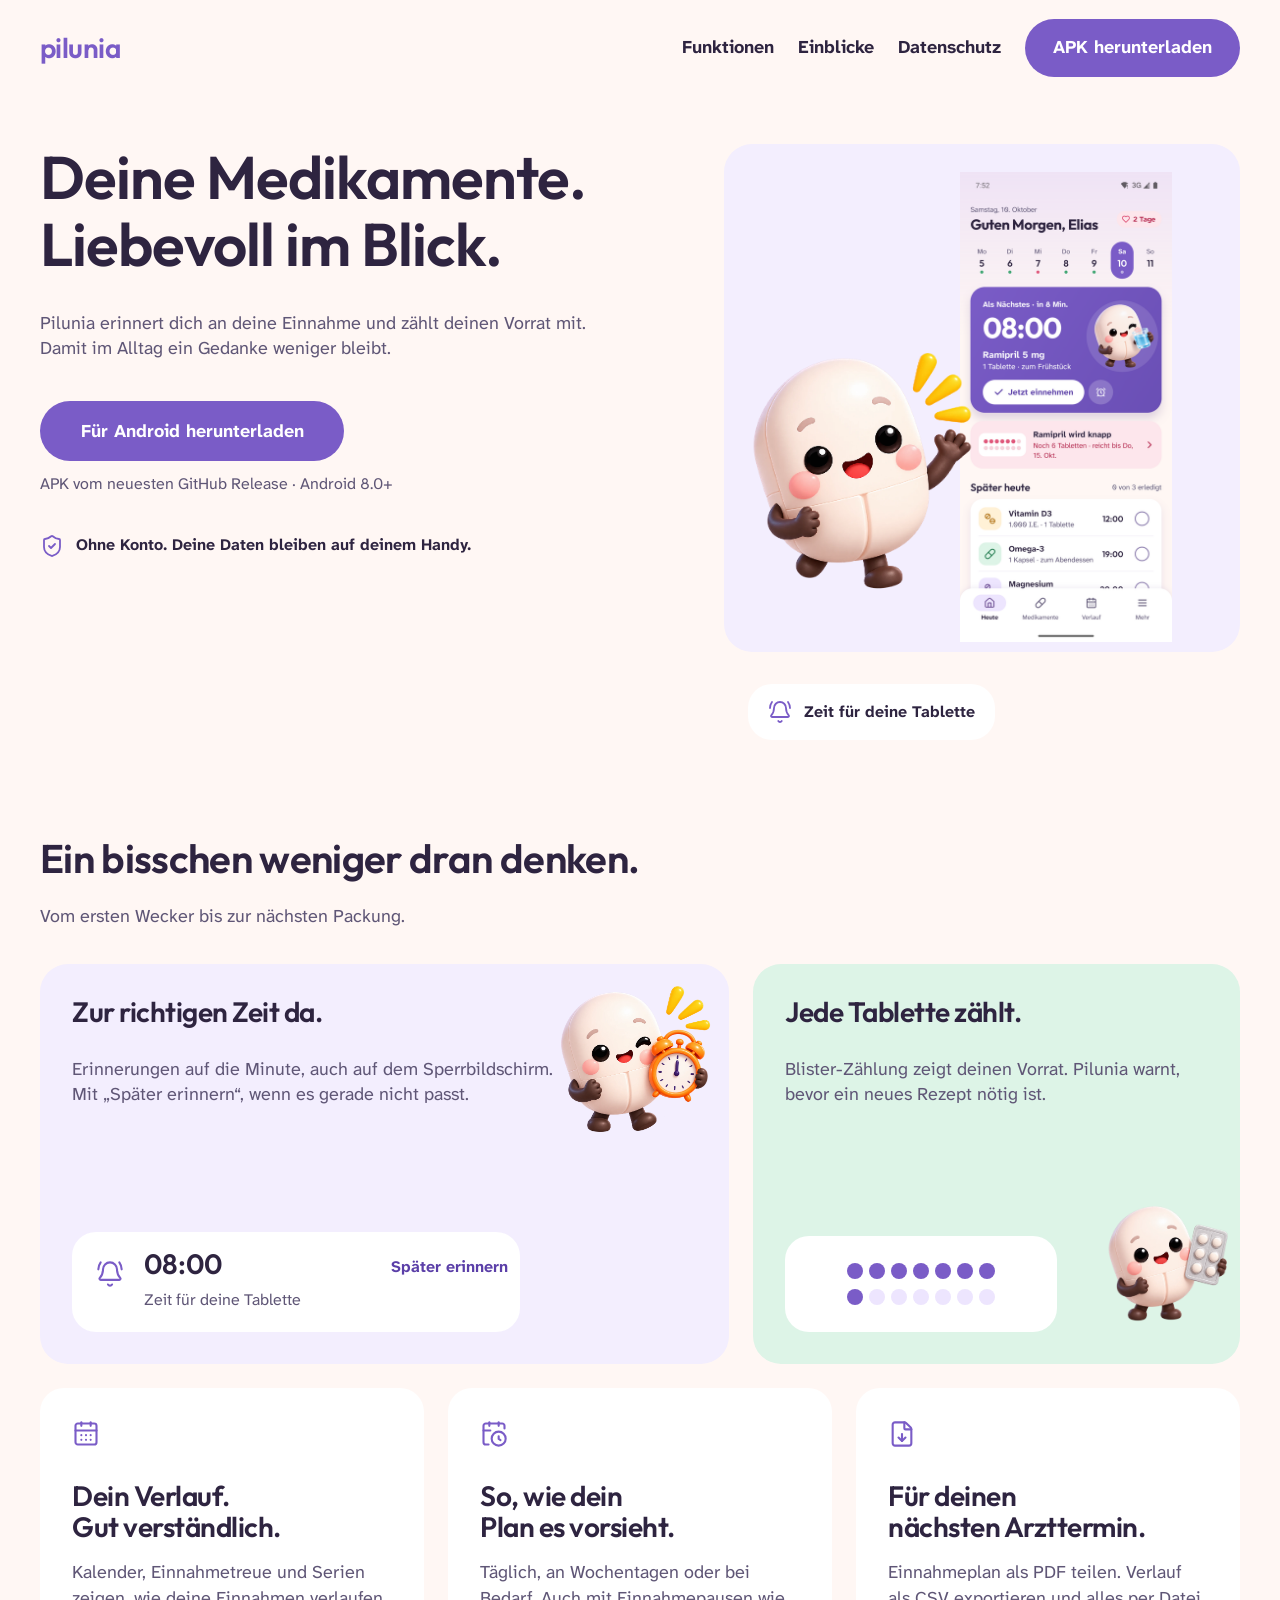
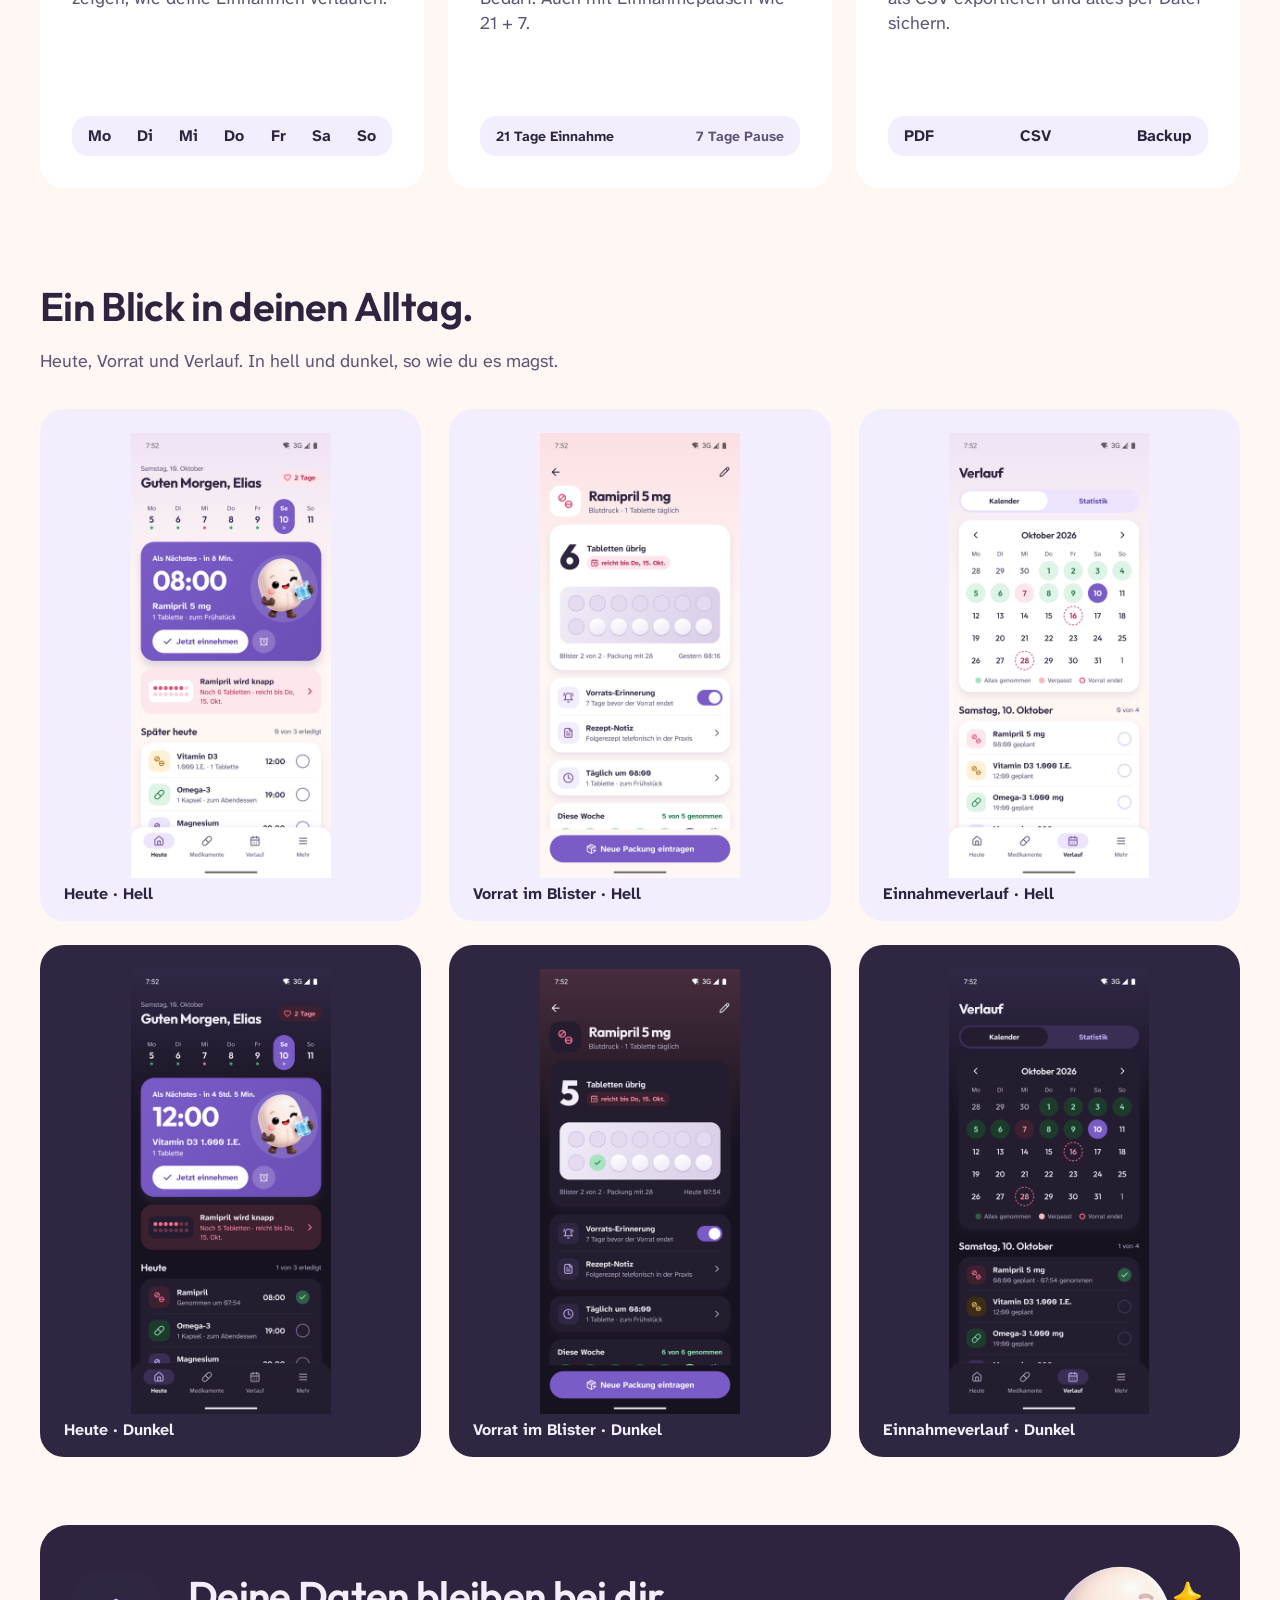
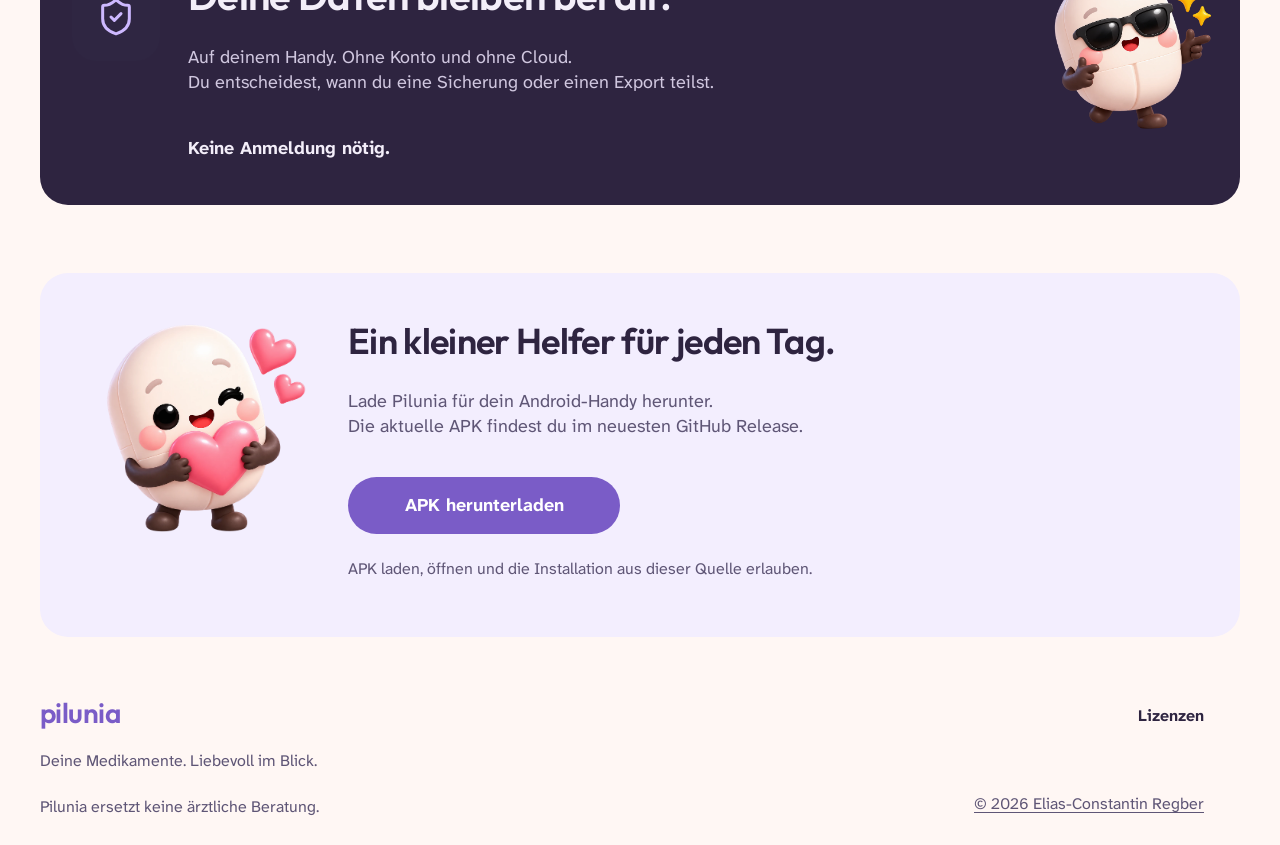
<file: website/index.html>
<!doctype html>
<html lang="de">
<head>
  <meta charset="utf-8">
  <meta name="viewport" content="width=device-width, initial-scale=1">
  <meta name="theme-color" content="#FFF7F4">
  <meta name="description" content="Pilunia erinnert dich an deine Medikamente und zählt deinen Vorrat mit. Für Android, ohne Konto und ohne Cloud.">
  <title>Pilunia – Deine Medikamente. Liebevoll im Blick.</title>
  <link rel="icon" href="assets/images/appicon.png" type="image/png">
  <link rel="apple-touch-icon" href="assets/images/appicon.png">
  <link rel="preload" href="assets/fonts/outfit.ttf" as="font" type="font/ttf" crossorigin>
  <link rel="preload" href="assets/fonts/atkinson-next.ttf" as="font" type="font/ttf" crossorigin>
  <link rel="stylesheet" href="styles.css">
</head>
<body>
  <a class="skip-link" href="#inhalt">Zum Inhalt</a>
  <header class="site-header container">
    <a class="wordmark" href="./" aria-label="Pilunia Startseite">pilunia<svg class="mobile-heart icon" aria-hidden="true"><use href="assets/icons.svg#heart"></use></svg></a>
    <nav aria-label="Hauptnavigation">
      <a class="nav-link" href="#funktionen">Funktionen</a>
      <a class="nav-link" href="#einblicke">Einblicke</a>
      <a class="nav-link" href="#datenschutz">Datenschutz</a>
      <a class="button nav-download" href="https://github.com/sirkyomi/Pilunia/releases/latest"><span class="desktop-label">APK herunterladen</span><span class="mobile-label">Download</span></a>
    </nav>
  </header>
  <main id="inhalt">
    <section class="hero container" aria-labelledby="hero-title">
      <div class="hero-copy">
        <h1 id="hero-title">Deine Medikamente.<br>Liebevoll im Blick.</h1>
        <p class="hero-intro">Pilunia erinnert dich an deine Einnahme und zählt deinen Vorrat mit. Damit im Alltag ein Gedanke weniger bleibt.</p>
        <a class="button hero-download" href="https://github.com/sirkyomi/Pilunia/releases/latest">Für Android herunterladen</a>
        <p class="install-requirement"><span class="desktop-label">APK vom neuesten GitHub Release · Android 8.0+</span><span class="mobile-label">Android 8.0+ · APK vom GitHub Release</span></p>
        <p class="privacy-note"><svg class="icon" aria-hidden="true"><use href="assets/icons.svg#shield-check"></use></svg><span class="desktop-label">Ohne Konto. Deine Daten bleiben auf deinem Handy.</span><span class="mobile-label">Ohne Konto. Nur auf deinem Handy.</span></p>
      </div>
      <div class="hero-art">
        <div class="hero-stage">
          <img class="hero-phone" src="assets/images/heute.webp" width="432" height="960" alt="Pilunia: Heute mit nächster Einnahme, Vorratswarnung und Medikamentenübersicht" fetchpriority="high">
          <img class="hero-mascot" src="assets/images/wave.webp" width="1254" height="1254" alt="Pilunia winkt dir zu" fetchpriority="high">
        </div>
        <div class="reminder-toast"><svg class="icon" aria-hidden="true"><use href="assets/icons.svg#bell-ring"></use></svg>Zeit für deine Tablette</div>
      </div>
    </section>

    <section class="features container" id="funktionen" aria-labelledby="features-title">
      <h2 id="features-title">Ein bisschen weniger <span class="mobile-break">dran denken.</span></h2>
      <p class="section-intro">Vom ersten Wecker bis zur nächsten Packung.</p>
      <div class="feature-main-grid">
        <article class="feature-card reminder-card">
          <h3>Zur richtigen <span class="mobile-break">Zeit da.</span></h3>
          <p>Erinnerungen auf die Minute, auch auf dem Sperrbildschirm. Mit „Später erinnern“, wenn es gerade nicht passt.</p>
          <img class="alarm-mascot" src="assets/images/alarm.webp" width="1254" height="1254" alt="Pilunia mit Wecker" loading="lazy">
          <div class="reminder-fragment" aria-label="Beispiel einer Erinnerung um 08:00 Uhr">
            <svg class="icon" aria-hidden="true"><use href="assets/icons.svg#bell-ring"></use></svg>
            <div><strong class="reminder-time">08:00</strong><span class="reminder-caption">Zeit für deine Tablette</span></div>
            <span class="snooze-label">Später erinnern</span>
          </div>
        </article>
        <article class="feature-card stock-card">
          <h3>Jede Tablette zählt.</h3>
          <p>Blister-Zählung zeigt deinen Vorrat. Pilunia warnt, bevor ein neues Rezept nötig ist.</p>
          <img class="pills-mascot" src="assets/images/pills.webp" width="1254" height="1254" alt="Pilunia hält einen Blister" loading="lazy">
          <div class="blister" role="img" aria-label="Beispiel eines Blisters mit verbleibenden und bereits genommenen Tabletten">
            <i></i><i></i><i></i><i></i><i></i><i></i><i></i><i></i><i class="empty"></i><i class="empty"></i><i class="empty"></i><i class="empty"></i><i class="empty"></i><i class="empty"></i>
          </div>
        </article>
      </div>
      <div class="feature-support-grid">
        <article class="feature-card support-card">
          <svg class="icon" aria-hidden="true"><use href="assets/icons.svg#calendar-days"></use></svg>
          <h3>Dein Verlauf.<br>Gut verständlich.</h3>
          <p>Kalender, Einnahmetreue und Serien zeigen, wie deine Einnahmen verlaufen.</p>
          <div class="feature-strip week" aria-hidden="true"><span>Mo</span><span>Di</span><span>Mi</span><span>Do</span><span>Fr</span><span>Sa</span><span>So</span></div>
        </article>
        <article class="feature-card support-card">
          <svg class="icon" aria-hidden="true"><use href="assets/icons.svg#calendar-clock"></use></svg>
          <h3>So, wie dein<br>Plan es vorsieht.</h3>
          <p>Täglich, an Wochentagen oder bei Bedarf. Auch mit Einnahmepausen wie 21 + 7.</p>
          <div class="feature-strip cycle"><span>21 Tage Einnahme</span><span>7 Tage Pause</span></div>
        </article>
        <article class="feature-card support-card">
          <svg class="icon" aria-hidden="true"><use href="assets/icons.svg#file-down"></use></svg>
          <h3>Für deinen<br>nächsten Arzttermin.</h3>
          <p>Einnahmeplan als PDF teilen. Verlauf als CSV exportieren und alles per Datei sichern.</p>
          <div class="feature-strip formats"><span>PDF</span><span>CSV</span><span>Backup</span></div>
        </article>
      </div>
    </section>

    <section class="screenshots container" id="einblicke" aria-labelledby="screenshots-title">
      <h2 id="screenshots-title">Ein Blick in <span class="mobile-break">deinen Alltag.</span></h2>
      <p class="section-intro">Heute, Vorrat und Verlauf. <span class="mobile-break">In hell und dunkel<span class="desktop-label">, so wie du es magst</span>.</span></p>
      <div class="screenshot-grid">
        <div class="screenshot-pair">
          <figure class="screenshot"><img src="assets/images/heute.webp" width="432" height="960" alt="Heute: nächste Einnahme und Vorratswarnung im Hellmodus" loading="lazy"><figcaption>Heute · Hell</figcaption></figure>
          <figure class="screenshot dark"><img src="assets/images/dunkel_heute.webp" width="432" height="960" alt="Heute: Medikamentenübersicht im Dunkelmodus" loading="lazy"><figcaption>Heute · Dunkel</figcaption></figure>
          <p class="pair-label">Heute · Hell und Dunkel</p>
        </div>
        <div class="screenshot-pair">
          <figure class="screenshot"><img src="assets/images/detail.webp" width="432" height="960" alt="Vorrat im Blister und Rezept-Notiz im Hellmodus" loading="lazy"><figcaption>Vorrat im Blister · Hell</figcaption></figure>
          <figure class="screenshot dark"><img src="assets/images/dunkel_detail.webp" width="432" height="960" alt="Vorrat im Blister im Dunkelmodus" loading="lazy"><figcaption>Vorrat im Blister · Dunkel</figcaption></figure>
          <p class="pair-label">Vorrat im Blister · Hell und Dunkel</p>
        </div>
        <div class="screenshot-pair">
          <figure class="screenshot"><img src="assets/images/verlauf.webp" width="432" height="960" alt="Einnahmeverlauf mit Kalender im Hellmodus" loading="lazy"><figcaption>Einnahmeverlauf · Hell</figcaption></figure>
          <figure class="screenshot dark"><img src="assets/images/dunkel_verlauf.webp" width="432" height="960" alt="Einnahmeverlauf mit Kalender im Dunkelmodus" loading="lazy"><figcaption>Einnahmeverlauf · Dunkel</figcaption></figure>
          <p class="pair-label">Einnahmeverlauf · Hell und Dunkel</p>
        </div>
      </div>
    </section>

    <section class="privacy-section container" id="datenschutz" aria-labelledby="privacy-title">
      <div class="privacy-band">
        <div class="shield-tile"><svg class="icon" aria-hidden="true"><use href="assets/icons.svg#shield-check"></use></svg></div>
        <div class="privacy-copy"><h2 id="privacy-title">Deine Daten <span class="mobile-break">bleiben bei dir.</span></h2><p>Auf deinem Handy. Ohne Konto und ohne Cloud.<br class="desktop-label"> Du entscheidest, wann du eine Sicherung oder einen Export teilst.</p><p class="no-account">Keine Anmeldung nötig.</p></div>
        <img src="assets/images/cool.webp" width="1254" height="1254" alt="Pilunia mit Sonnenbrille" loading="lazy">
      </div>
    </section>

    <section class="download-section container" aria-labelledby="download-title">
      <div class="download-band">
        <img src="assets/images/heart.webp" width="1254" height="1254" alt="Pilunia umarmt ein Herz" loading="lazy">
        <div class="download-copy"><h2 id="download-title">Ein kleiner Helfer <span class="mobile-break">für jeden Tag.</span></h2><p>Lade Pilunia für dein Android-Handy herunter.<br class="desktop-label"> Die aktuelle APK findest du im neuesten GitHub Release.</p><a class="button" href="https://github.com/sirkyomi/Pilunia/releases/latest">APK herunterladen</a><p class="install-note">APK laden, öffnen und die Installation aus dieser Quelle erlauben.</p></div>
      </div>
    </section>
  </main>
  <footer class="site-footer container">
    <a class="wordmark" href="./" aria-label="Pilunia Startseite">pilunia</a>
    <p class="footer-claim">Deine Medikamente. <span class="mobile-break">Liebevoll im Blick.</span></p>
    <a class="footer-license" href="lizenzen.html">Lizenzen</a>
    <p class="medical-note">Pilunia ersetzt keine ärztliche Beratung.</p>
    <a class="copyright" href="https://eliasregber.de">© 2026 Elias-Constantin Regber</a>
  </footer>
</body>
</html>
</file>
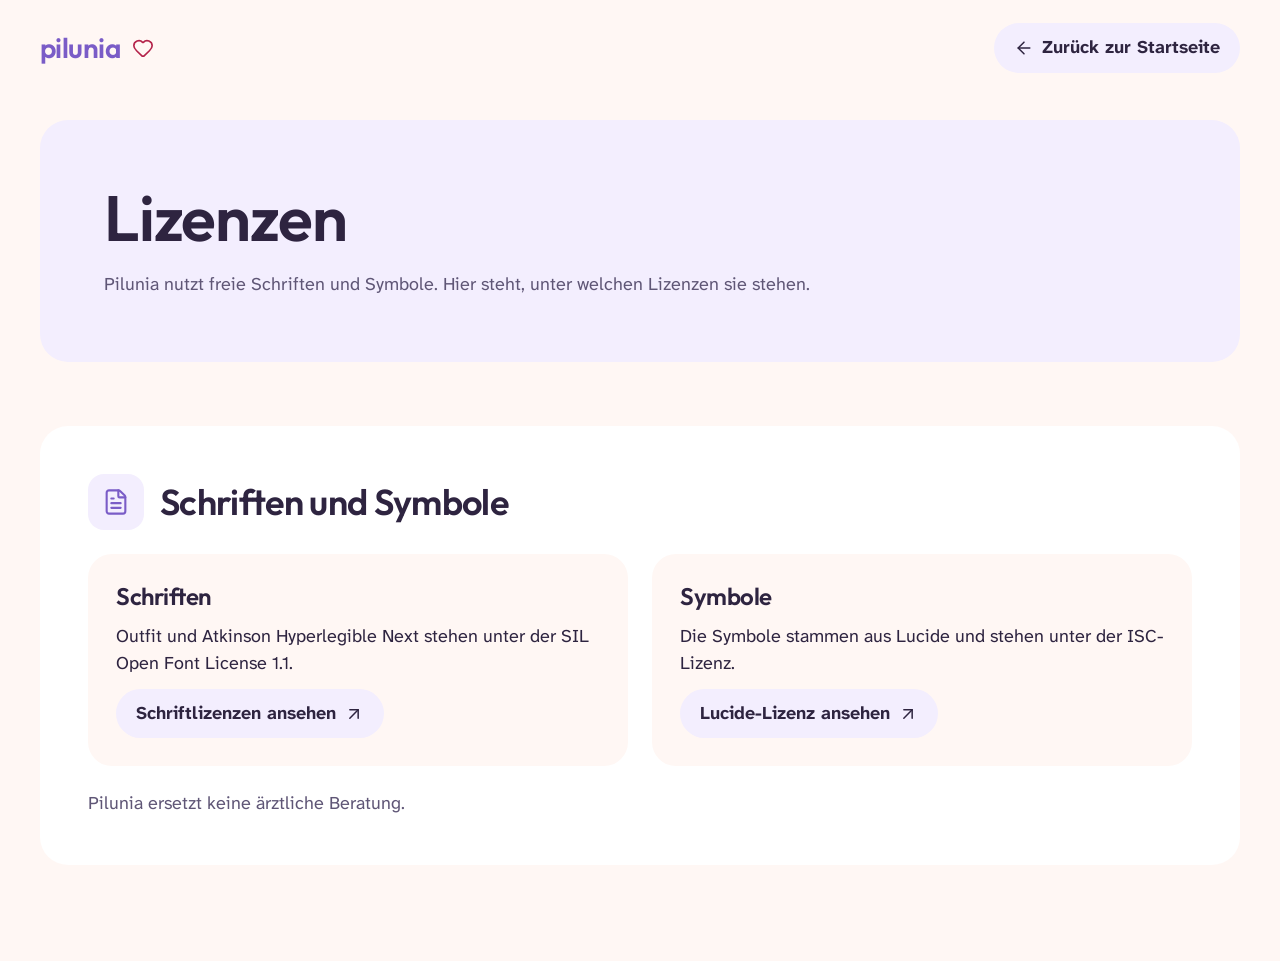
<file: website/lizenzen.html>
<!doctype html>
<html lang="de">
<head>
  <meta charset="utf-8">
  <meta name="viewport" content="width=device-width, initial-scale=1">
  <meta name="theme-color" content="#FFF7F4">
  <meta name="description" content="Lizenzen der freien Schriften und Symbole, die Pilunia verwendet.">
  <title>Lizenzen – Pilunia</title>
  <link rel="icon" href="assets/images/appicon.png" type="image/png">
  <link rel="stylesheet" href="styles.css">
</head>
<body>
  <a class="skip-link" href="#inhalt">Zum Inhalt</a>
  <header class="site-header license-header container">
    <a class="wordmark" href="./" aria-label="Pilunia Startseite">pilunia<svg class="icon" aria-hidden="true"><use href="assets/icons.svg#heart"></use></svg></a>
    <a class="button secondary" href="./"><svg class="icon" aria-hidden="true"><use href="assets/icons.svg#arrow-left"></use></svg>Zurück zur Startseite</a>
  </header>
  <main id="inhalt">
    <section class="license-hero container" aria-labelledby="license-title">
      <h1 id="license-title">Lizenzen</h1>
      <p>Pilunia nutzt freie Schriften und Symbole. Hier steht, unter welchen Lizenzen sie stehen.</p>
    </section>
    <section class="license-content container" aria-labelledby="license-heading">
      <div class="license-panel">
        <div class="license-heading"><span class="license-symbol"><svg class="icon" aria-hidden="true"><use href="assets/icons.svg#file-text"></use></svg></span><h2 id="license-heading">Schriften und Symbole</h2></div>
        <div class="license-cards">
          <article class="license-card">
            <h3>Schriften</h3>
            <p>Outfit und Atkinson Hyperlegible Next stehen unter der SIL Open Font License 1.1.</p>
            <a class="button secondary" href="assets/licenses/Schriften.txt">Schriftlizenzen ansehen<svg class="icon" aria-hidden="true"><use href="assets/icons.svg#arrow-up-right"></use></svg></a>
          </article>
          <article class="license-card">
            <h3>Symbole</h3>
            <p>Die Symbole stammen aus Lucide und stehen unter der ISC-Lizenz.</p>
            <a class="button secondary" href="assets/licenses/Lucide.txt">Lucide-Lizenz ansehen<svg class="icon" aria-hidden="true"><use href="assets/icons.svg#arrow-up-right"></use></svg></a>
          </article>
        </div>
        <p>Pilunia ersetzt keine ärztliche Beratung.</p>
      </div>
    </section>
  </main>
</body>
</html>
</file>
<file: website/styles.css>
@font-face { font-family: Outfit; src: url("assets/fonts/outfit.ttf") format("truetype"); font-weight: 100 900; font-display: swap; }
@font-face { font-family: "Atkinson Hyperlegible Next"; src: url("assets/fonts/atkinson-next.ttf") format("truetype"); font-weight: 200 800; font-display: swap; }
:root {
  color-scheme: light;
  --background: #fff7f4;
  --surface: #fff;
  --lavender-tint: #f3eefe;
  --primary: #7a5cc7;
  --ink: #2e2440;
  --muted-ink: #5f5676;
  --mint-surface: #ddf4e7;
  --accent-text: #5b3fa8;
  --inactive-lavender: #ede5fe;
  --dark-surface: #2f2642;
  --light-ink: #f3eef9;
  --light-muted-ink: #d0c7df;
  --radius-hero: 28px;
  --radius-card: 24px;
  --radius-fragment: 16px;
}
* { box-sizing: border-box; }
html { scroll-behavior: smooth; }
body { margin: 0; background: var(--background); color: var(--ink); font-family: "Atkinson Hyperlegible Next", sans-serif; font-size: 18px; line-height: 1.4; }
a { color: inherit; }
img { display: block; max-width: 100%; height: auto; }
h1, h2, h3, p, figure { margin: 0; }
h1, h2, h3, .wordmark, .reminder-time { font-family: Outfit, sans-serif; font-weight: 600; }
h1 { font-size: 68px; line-height: 1.12; letter-spacing: -1.02px; }
h2 { font-size: 40px; line-height: 1.12; letter-spacing: -.66px; }
h3 { font-size: 28px; line-height: 1.12; letter-spacing: -.48px; }
:focus-visible { outline: 3px solid var(--accent-text); outline-offset: 5px; }
.skip-link { position: absolute; left: 24px; top: -80px; padding: 12px 24px; background: var(--surface); z-index: 10; border-radius: var(--radius-fragment); }
.skip-link:focus { top: 12px; }
.container { width: calc(100% - 160px); max-width: 1280px; margin-inline: auto; }
.mobile-label, .mobile-heart { display: none; }
.icon { width: 24px; height: 24px; flex: 0 0 auto; fill: none; stroke: currentColor; stroke-width: 1.8; stroke-linecap: round; stroke-linejoin: round; color: var(--primary); }
.wordmark { display: inline-flex; align-items: center; gap: 12px; color: var(--primary); font-size: 28px; line-height: 1.12; letter-spacing: -.54px; text-decoration: none; }
.button { display: inline-flex; justify-content: center; align-items: center; gap: 8px; min-height: 56px; padding: 16px 28px; border-radius: 999px; background: var(--primary); color: #fff; font-size: 18px; line-height: 1.4; font-weight: 700; text-align: center; text-decoration: none; }
.button:hover { background: var(--accent-text); }
.button.secondary { min-height: 48px; padding: 12px 20px; color: var(--ink); background: var(--lavender-tint); }
.button.secondary:hover { background: var(--inactive-lavender); }
.button.secondary .icon { color: inherit; width: 20px; height: 20px; }
.site-header { height: 96px; display: flex; align-items: center; justify-content: space-between; gap: 24px; }
.site-header nav { display: flex; align-items: center; gap: 40px; }
.nav-link { font-weight: 700; text-decoration: none; padding-block: 12px; }
.nav-link:hover, .footer-license:hover { text-decoration: underline; text-underline-offset: 4px; }
.hero { height: 680px; position: relative; display: grid; grid-template-columns: 720px 560px; }
.hero-copy { padding-top: 76px; }
.hero-intro { margin-top: 32px; max-width: 574px; color: var(--muted-ink); }
.hero-download { margin-top: 82px; min-width: 304px; min-height: 60px; }
.install-requirement { margin-top: 12px; color: var(--muted-ink); font-size: 16px; }
.privacy-note { margin-top: 38px; display: flex; align-items: center; gap: 12px; font-weight: 700; }
.hero-art { position: relative; margin-top: 32px; height: 640px; }
.hero-stage { position: relative; height: 552px; border-radius: var(--radius-hero); background: var(--lavender-tint); }
.hero-phone { position: absolute; top: 30px; left: 256px; width: 230px; height: auto; }
.hero-mascot { position: absolute; top: 212px; left: 0; width: 280px; }
.reminder-toast { position: absolute; top: 584px; left: 24px; width: 304px; min-height: 56px; border-radius: var(--radius-card); background: var(--surface); display: flex; align-items: center; gap: 12px; padding: 16px 20px; font-weight: 700; }
.features { min-height: 920px; padding-top: 32px; padding-bottom: 64px; scroll-margin-top: 24px; }
.section-intro { margin-top: 20px; color: var(--muted-ink); }
.features .section-intro { margin-top: 23px; }
.feature-main-grid { margin-top: 35px; display: grid; grid-template-columns: 736fr 520fr; gap: 24px; }
.feature-support-grid { margin-top: 24px; display: grid; grid-template-columns: repeat(3, minmax(0, 1fr)); gap: 24px; }
.feature-card { position: relative; min-height: 336px; padding: 32px; border-radius: var(--radius-card); background: var(--surface); }
.feature-card p { color: var(--muted-ink); }
.reminder-card, .stock-card { border-radius: var(--radius-hero); }
.reminder-card { background: var(--lavender-tint); }
.reminder-card > p { max-width: 412px; margin-top: 29px; }
.alarm-mascot { position: absolute; top: 16px; right: 28px; width: 216px; }
.reminder-fragment { position: absolute; left: 32px; bottom: 32px; width: 448px; height: 100px; background: var(--surface); border-radius: var(--radius-card); display: flex; align-items: flex-start; padding: 16px 24px; gap: 20px; }
.reminder-fragment > .icon { margin-top: 12px; width: 28px; height: 28px; }
.reminder-time { display: block; font-size: 28px; line-height: 1.12; }
.reminder-caption { display: block; font-size: 16px; color: var(--muted-ink); margin-top: 9px; }
.snooze-label { position: absolute; right: 12px; top: 24px; color: var(--accent-text); font-size: 16px; font-weight: 700; }
.stock-card { background: var(--mint-surface); }
.stock-card > p { max-width: 286px; margin-top: 29px; }
.pills-mascot { position: absolute; width: 180px; right: 20px; bottom: 28px; }
.blister { position: absolute; left: 32px; bottom: 32px; width: 272px; height: 96px; border-radius: var(--radius-card); background: var(--surface); display: grid; grid-template-columns: repeat(7, 22px); gap: 10px 12px; align-content: center; justify-content: center; }
.blister i { width: 22px; height: 22px; border-radius: 50%; background: var(--primary); }
.blister .empty { background: var(--inactive-lavender); }
.support-card > .icon { width: 28px; height: 28px; }
.support-card h3 { margin-top: 24px; }
.support-card > p { margin-top: 18px; }
.feature-strip { position: absolute; bottom: 32px; left: 32px; right: 32px; height: 40px; border-radius: var(--radius-fragment); background: var(--lavender-tint); display: flex; align-items: center; justify-content: space-between; gap: 8px; padding: 8px 16px; font-size: 16px; font-weight: 700; }
.cycle span:last-child { color: var(--muted-ink); }
.screenshots { min-height: 1252px; padding-top: 32px; padding-bottom: 48px; scroll-margin-top: 24px; }
.screenshot-grid { display: grid; grid-template-columns: repeat(3, minmax(0, 1fr)); gap: 28px; margin-top: 35px; }
.screenshot-pair { display: grid; gap: 24px; }
.screenshot { height: 512px; position: relative; padding: 24px; border-radius: var(--radius-card); background: var(--lavender-tint); }
.screenshot img { width: 200px; height: auto; margin-inline: auto; }
.screenshot figcaption { position: absolute; left: 24px; bottom: 16px; right: 24px; font-size: 16px; font-weight: 700; }
.screenshot.dark { background: var(--dark-surface); color: var(--light-ink); }
.pair-label { display: none; }
.privacy-section { padding-block: 20px 40px; scroll-margin-top: 24px; }
.privacy-band { position: relative; min-height: 280px; border-radius: var(--radius-hero); background: var(--ink); color: var(--light-ink); padding: 48px 328px 40px 172px; }
.shield-tile { position: absolute; top: 48px; left: 48px; width: 88px; height: 88px; border-radius: var(--radius-card); background: var(--dark-surface); display: grid; place-items: center; }
.shield-tile .icon { width: 40px; height: 40px; color: #cdb8ff; }
.privacy-copy > p { color: var(--light-muted-ink); margin-top: 27px; }
.privacy-copy .no-account { margin-top: 40px; color: var(--light-ink); font-weight: 700; }
.privacy-band > img { position: absolute; right: 48px; top: 28px; width: 228px; }
.download-section { padding-block: 28px 48px; }
.download-band { min-height: 364px; border-radius: var(--radius-hero); background: var(--lavender-tint); display: grid; grid-template-columns: 300px 1fr; gap: 44px; align-items: start; padding: 32px 60px 32px 36px; }
.download-band > img { width: 300px; }
.download-copy { padding-top: 16px; }
.download-copy > p { color: var(--muted-ink); margin-top: 27px; }
.download-copy .button { margin-top: 38px; min-width: 272px; }
.download-copy .install-note { font-size: 16px; margin-top: 24px; }
.site-footer { min-height: 160px; position: relative; padding-top: 12px; font-size: 16px; color: var(--muted-ink); }
.footer-claim { margin-top: 20px; }
.medical-note { margin-top: 24px; }
.footer-license { position: absolute; right: 36px; top: 20px; text-decoration: none; color: var(--ink); font-weight: 700; }
.copyright { position: absolute; right: 36px; top: 108px; text-underline-offset: 3px; }
.license-header .wordmark .icon { color: #b4234a; width: 22px; height: 22px; }
.license-hero { background: var(--lavender-tint); padding: 64px; border-radius: var(--radius-hero); margin-top: 24px; }
.license-hero h1 { font-size: 64px; line-height: 1.05; letter-spacing: -1.2px; }
.license-hero p { margin-top: 20px; color: var(--muted-ink); line-height: 1.5; }
.license-content { padding-top: 64px; padding-bottom: 96px; }
.license-panel { background: var(--surface); border-radius: var(--radius-hero); padding: 48px; }
.license-heading { display: flex; gap: 16px; align-items: center; }
.license-heading h2 { font-size: 36px; }
.license-symbol { width: 56px; height: 56px; border-radius: var(--radius-fragment); display: grid; place-items: center; background: var(--lavender-tint); }
.license-symbol .icon { width: 28px; height: 28px; }
.license-cards { display: grid; grid-template-columns: 1fr 1fr; gap: 24px; margin-top: 24px; }
.license-card { padding: 28px; background: var(--background); border-radius: var(--radius-card); }
.license-card h3 { font-size: 24px; line-height: 1.2; }
.license-card p { margin-top: 12px; line-height: 1.5; }
.license-card .button { margin-top: 12px; }
.license-panel > p { margin-top: 24px; color: var(--muted-ink); line-height: 1.5; }
.license-details { margin-top: 16px; font-size: 16px; }
.license-details summary { cursor: pointer; width: fit-content; padding-block: 8px; font-weight: 700; }
.license-details ul { margin: 8px 0 0; padding-left: 24px; }
.license-details li + li { margin-top: 8px; }
@media (min-width: 1500px) { .hero { grid-template-columns: 720px 560px; } }
@media (max-width: 1399px) and (min-width: 761px) {
  .container { width: calc(100% - 80px); }
  .hero { grid-template-columns: minmax(0, 1.28fr) minmax(0, 1fr); gap: 24px; height: auto; padding-block: 48px 64px; }
  .hero-copy { padding-top: 0; }
  h1 { font-size: clamp(40px, 4.7vw, 68px); }
  .hero-art { margin-top: 0; height: auto; }
  .hero-stage { height: auto; aspect-ratio: 560 / 552; }
  .hero-phone { left: 45.71%; top: 5.44%; width: 41.07%; }
  .hero-mascot { left: 0; top: 38.4%; width: 50%; }
  .reminder-toast { position: relative; top: auto; left: auto; margin: 32px 0 0 24px; width: fit-content; font-size: 16px; }
  .hero-download { margin-top: 40px; }
  .privacy-note { font-size: 16px; }
  .site-header nav { gap: 24px; }
  .features, .screenshots { min-height: 0; }
  .alarm-mascot { width: 160px; right: 16px; }
  .reminder-card > p { max-width: calc(100% - 136px); }
  .reminder-card h3 { max-width: calc(100% - 120px); }
  .reminder-fragment { max-width: calc(100% - 64px); }
  .stock-card { min-height: 400px; }
  .stock-card > p { max-width: 100%; }
  .pills-mascot { width: 132px; right: 8px; bottom: 36px; }
  .blister { width: min(60%, 272px); grid-template-columns: repeat(7, 16px); gap: 10px 6px; }
  .blister i { width: 16px; height: 16px; }
  .support-card { min-height: 400px; }
  .cycle { font-size: 14px; }
  .screenshot { height: auto; min-height: 512px; padding-inline: 12px; }
  .screenshot img { max-width: min(200px, 100%); }
  .privacy-band { padding-left: 148px; padding-right: 240px; }
  .privacy-band > img { width: 180px; right: 24px; }
  .shield-tile { left: 32px; }
  .download-band { grid-template-columns: 240px 1fr; padding-right: 32px; gap: 32px; }
  .download-band > img { width: 240px; }
  .download-copy h2 { font-size: 36px; }
}
@media (max-width: 1000px) and (min-width: 761px) {
  .site-header .nav-link { display: none; }
  h2 { font-size: 32px; }
  h3 { font-size: 26px; }
  .feature-main-grid, .feature-support-grid { grid-template-columns: 1fr; }
  .feature-card, .stock-card { min-height: 336px; }
  .reminder-card > p { max-width: 60%; }
  .stock-card > p { max-width: 60%; }
  .pills-mascot { width: 180px; right: 20px; }
  .blister { width: 272px; }
  .support-card > p { max-width: 80%; }
  .privacy-band { padding-right: 40px; }
  .privacy-band > img { display: none; }
  .screenshot-grid { gap: 16px; }
  .screenshot { min-height: 440px; }
  .screenshot img { width: 160px; }
  .screenshot figcaption { font-size: 14px; left: 16px; right: 16px; }
  .license-cards { grid-template-columns: 1fr; }
}
@media (max-width: 760px) {
  .container { width: calc(100% - 48px); }
  .desktop-label { display: none; }
  .mobile-label { display: inline; }
  .mobile-heart { display: block; width: 18px; height: 18px; color: #b4234a; }
  .mobile-break { display: block; }
  .site-header { height: 80px; }
  .wordmark { font-size: 30px; gap: 10px; }
  .site-header nav { gap: 0; }
  .nav-link { display: none; }
  .nav-download { min-width: 136px; min-height: 48px; padding: 11px 20px; }
  h1 { font-size: clamp(29px, 8.72vw, 40px); line-height: 1.12; letter-spacing: -.51px; }
  h2 { font-size: 32px; line-height: 1.12; letter-spacing: -.48px; }
  h3 { font-size: 28px; }
  .hero { display: flex; flex-direction: column; height: auto; padding-top: 28px; padding-bottom: 50px; }
  .hero-copy { display: contents; }
  .hero h1 { order: 0; }
  .hero-intro { order: 1; margin-top: 40px; }
  .hero-download { order: 2; margin-top: 35px; min-height: 56px; min-width: 0; width: 100%; padding-inline: 12px; }
  .install-requirement { order: 3; margin-top: 18px; }
  .hero-art { order: 4; margin-top: 32px; height: auto; }
  .hero-stage { height: auto; aspect-ratio: 342 / 428; max-width: 450px; margin-inline: auto; }
  .hero-phone { top: 6.54%; left: 40.94%; width: 49.71%; }
  .hero-mascot { top: 39.72%; width: 63.74%; }
  .reminder-toast { display: none; }
  .privacy-note { order: 5; margin-top: 34px; font-size: 16px; gap: 12px; }
  .features { min-height: 0; padding-top: 12px; padding-bottom: 48px; }
  .features > .section-intro { display: none; }
  .feature-main-grid { grid-template-columns: 1fr; margin-top: 64px; gap: 24px; }
  .feature-support-grid { grid-template-columns: 1fr; gap: 24px; }
  .feature-card { padding: 24px; }
  .reminder-card { min-height: 364px; }
  .reminder-card h3 { max-width: calc(100% - 72px); }
  .reminder-card > p { max-width: 100%; margin-top: 13px; }
  .alarm-mascot { top: 20px; right: 26px; width: 72px; }
  .reminder-fragment { left: 24px; right: 24px; bottom: 24px; width: auto; height: 98px; padding: 14px 16px; gap: 16px; }
  .reminder-fragment .icon { width: 24px; height: 24px; margin-top: 10px; }
  .reminder-caption { display: none; }
  .snooze-label { top: 58px; left: 56px; right: auto; }
  .stock-card { min-height: 316px; }
  .stock-card > p { max-width: 100%; margin-top: 21px; }
  .pills-mascot { width: 132px; right: 26px; bottom: 20px; }
  .blister { width: 144px; height: 88px; left: 24px; bottom: 30px; grid-template-columns: repeat(4, 20px); gap: 10px; }
  .blister i { width: 20px; height: 20px; }
  .blister i:nth-child(n+9) { display: none; }
  .blister i:nth-child(n+6) { background: var(--inactive-lavender); }
  .support-card { min-height: 256px; }
  .support-card > .icon { width: 24px; height: 24px; }
  .support-card h3 { margin-top: 18px; }
  .support-card > p { margin-top: 15px; }
  .feature-strip { display: none; }
  .screenshots { min-height: 0; padding-top: 16px; padding-bottom: 12px; }
  .screenshots .section-intro { margin-top: 14px; }
  .screenshot-grid { grid-template-columns: 1fr; margin-top: 38px; gap: 12px; }
  .screenshot-pair { grid-template-columns: 1fr 1fr; gap: 8px 18px; }
  .screenshot { height: auto; padding: 8px; }
  .screenshot img { width: 100%; }
  .screenshot figcaption { display: none; }
  .pair-label { display: block; grid-column: 1 / -1; font-size: 16px; font-weight: 700; }
  .privacy-section { padding-block: 16px 28px; }
  .privacy-band { min-height: 396px; padding: 114px 24px 28px; }
  .shield-tile { top: 24px; left: 24px; width: 64px; height: 64px; }
  .shield-tile .icon { width: 32px; height: 32px; }
  .privacy-copy > p { margin-top: 20px; }
  .privacy-copy .no-account { margin-top: 40px; font-size: 16px; }
  .privacy-band > img { display: none; }
  .download-section { padding-block: 16px 28px; }
  .download-band { min-height: 492px; display: block; padding: 16px 24px 24px; }
  .download-band > img { width: 128px; margin-inline: auto; }
  .download-copy { padding-top: 10px; }
  .download-copy > p { margin-top: 16px; }
  .download-copy .button { margin-top: 36px; width: 100%; min-width: 0; padding-inline: 12px; }
  .download-copy .install-note { margin-top: 18px; }
  .site-footer { padding-top: 8px; min-height: 320px; display: flex; flex-direction: column; align-items: start; }
  .footer-claim { margin-top: 18px; }
  .footer-license { position: static; margin-top: 24px; padding-block: 4px; }
  .medical-note { margin-top: 20px; }
  .copyright { position: static; margin-top: 20px; }
  .license-header .mobile-heart { display: none; }
  .license-header .wordmark .icon { display: none; }
  .license-header .button { min-width: 0; font-size: 16px; padding-inline: 16px; }
  .license-header .button .icon { display: none; }
  .license-hero { padding: 32px 24px; margin-top: 16px; }
  .license-hero h1 { font-size: 40px; }
  .license-content { padding-top: 32px; padding-bottom: 48px; }
  .license-panel { padding: 24px; }
  .license-heading { align-items: start; flex-direction: column; }
  .license-heading h2 { font-size: 28px; }
  .license-cards { grid-template-columns: 1fr; }
  .license-card { padding: 24px; }
  .license-card .button { font-size: 16px; padding-inline: 16px; }
}
@media (max-width: 360px) {
  .container { width: calc(100% - 32px); }
  .hero h1 { font-size: 29px; }
  .wordmark { font-size: 28px; }
  .nav-download { min-width: 112px; }
  .mobile-heart { display: none; }
  .feature-card h3 { font-size: 25px; }
  .alarm-mascot { right: 18px; width: 64px; }
  .privacy-note { gap: 8px; }
  .privacy-note .icon { width: 20px; height: 20px; }
  .pills-mascot { right: 10px; width: 116px; }
  .blister { width: 136px; }
  .screenshot-pair { column-gap: 12px; }
  .license-header .button { font-size: 14px; padding-inline: 12px; }
}
@media (prefers-reduced-motion: reduce) { html { scroll-behavior: auto; } }
</file>
